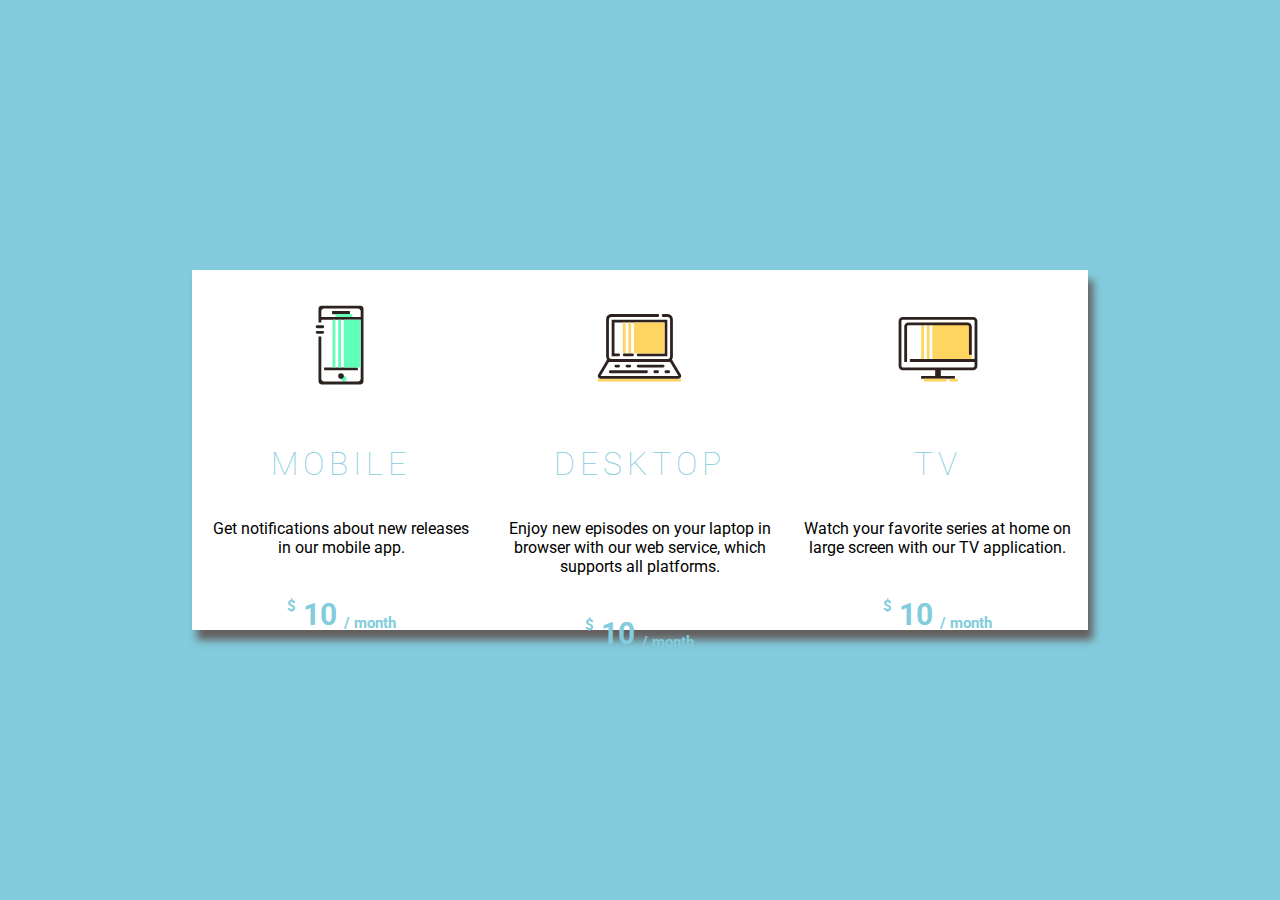
<file: 1/assets/index.html>
<!DOCTYPE html>
<html lang="en">

<head>
  <meta charset="UTF-8">
  <meta name="viewport" content="width=device-width, initial-scale=1.0">
  <meta http-equiv="X-UA-Compatible" content="ie=edge">
  <title>Loop 1 - Step 1</title>
  <link href="https://fonts.googleapis.com/css?family=Roboto:400,500,700" rel="stylesheet">
  <link rel="stylesheet" href="./styles.css" />
</head>

<body>
  <div class="main">
    <div class="box">
      <img src="img/device.svg" />
      <h1>MOBILE</h2>
        <p>Get notifications about new releases in our mobile app.</p>
        <h2>
          <span class="dollar">$</span>
          10
          <span class="month">/ month</span>
        </h2>
    </div>

    <div class="box">
      <img src="img/laptop.svg" />
      <h1>DESKTOP</h2>
        <p>Enjoy new episodes on your laptop in browser with our web service, which supports all platforms.</p>
        <h2>
          <span class="dollar">$</span>
          10
          <span class="month">/ month</span>
        </h2>
    </div>

    <div class="box">
      <img src="img/monitor.svg" />
      <h1>TV</h2>
        <p>Watch your favorite series at home on large screen with our TV application.</p>
        <h2>
          <span class="dollar">$</span>
          10
          <span class="month">/ month</span>
        </h2>
    </div>
  </div>
</body>

</html>
</file>
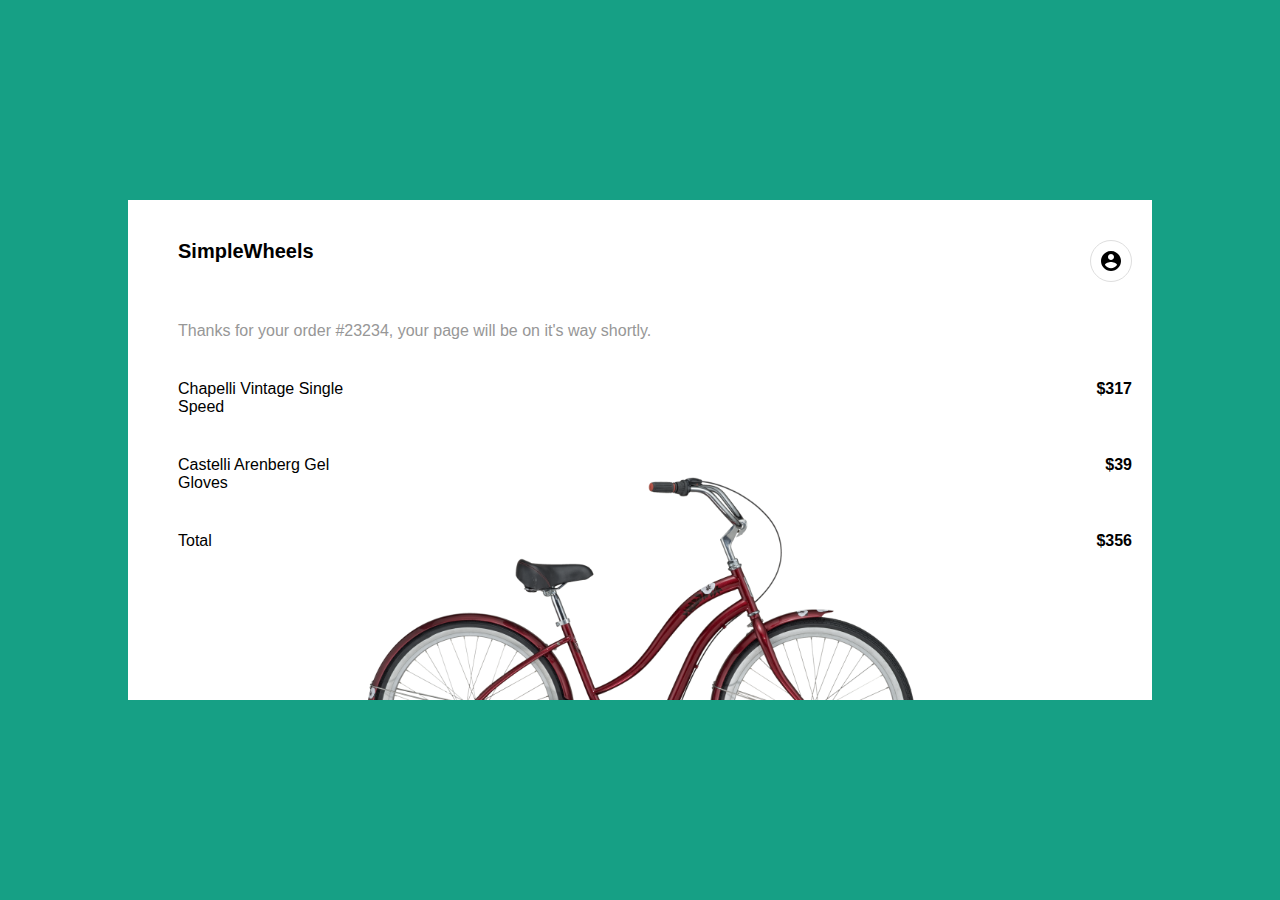
<file: 3/assets/index.html>
<!DOCTYPE html>
<html lang="en">

<head>
  <meta charset="UTF-8">
  <meta name="viewport" content="width=device-width, initial-scale=1.0">
  <meta http-equiv="X-UA-Compatible" content="ie=edge">
  <title>Loop 1 - Step 3</title>
  <link href="https://fonts.googleapis.com/css?family=Roboto:400,500,700" rel="stylesheet">
  <link rel="stylesheet" href="./styles.css" />
</head>

<body>
  <div class="card">
    <div class="card__content">

      <div class="card__item">
        <span class="card__title">SimpleWheels</span>
        <div class="card__account">
          <img class="account__icon" src="img/account.svg" /> </div>
      </div>
      <div class="card__item">
        <span class="card__description">Thanks for your order #23234, your page will be on it's way shortly.</span>
      </div>

      <div class="card__item">Chapelli Vintage Single Speed
        <span class="card__price">$317</span>
      </div>

      <div class="card__item">Castelli Arenberg Gel Gloves
        <span class="card__price">$39</span>
      </div>

      <div class="card__item">Total
        <span class="card__price">$356</span>
      </div>

    </div>
  </div>
</body>

</html>
</file>
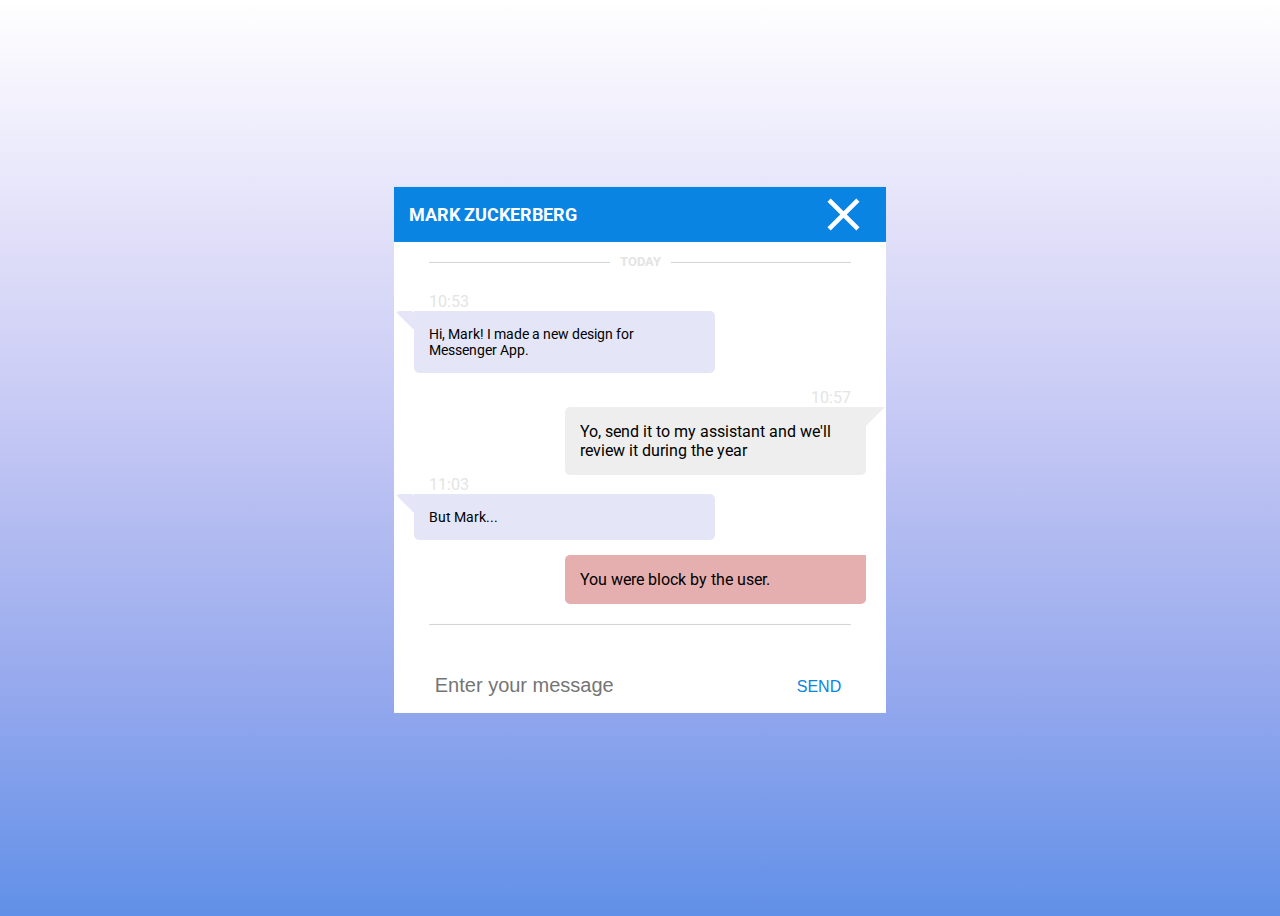
<file: 4/assets/index.html>
<!DOCTYPE html>
<html lang="en">

<head>
  <meta charset="UTF-8">
  <meta name="viewport" content="width=device-width, initial-scale=1.0">
  <meta http-equiv="X-UA-Compatible" content="ie=edge">
  <title>Loop 1 - Step 4</title>
  <link href="https://fonts.googleapis.com/css?family=Roboto:400,500,700" rel="stylesheet">
  <link rel="stylesheet" href="./styles.css" />
</head>

<body>
  <div class="card">
    <div class="top">
      <h3>Mark Zuckerberg</h3>
      <span class="close">
        <img src="img/close.svg" alt="" />
      </span>
    </div>
    <div class="box">
      <div class="day"><h5><span>Today</span></h4></div>
      <div class="time-left">10:53</div>
      <div class="msg-left">Hi, Mark! I made a new design for Messenger App.</div>
      <div class="time-right">10:57</div>
      <div class="msg-right">Yo, send it to my assistant and we'll review it during the year</div>
      <div class="time-left">11:03</div>
      <div class="msg-left">But Mark...</div>
      <div class="time-right"></div>
      <div class="error-right">You were block by the user.</div>
      <div class="day"><h6><span></span></h4></div>
    </div>
    <div class="text-box">
      <form>
        <input class="text" type="text" placeholder="Enter your message">
        <input class="submit" type="submit" value="SEND">
      </form>
    </div>
  </div>

</body>

</html>
</file>
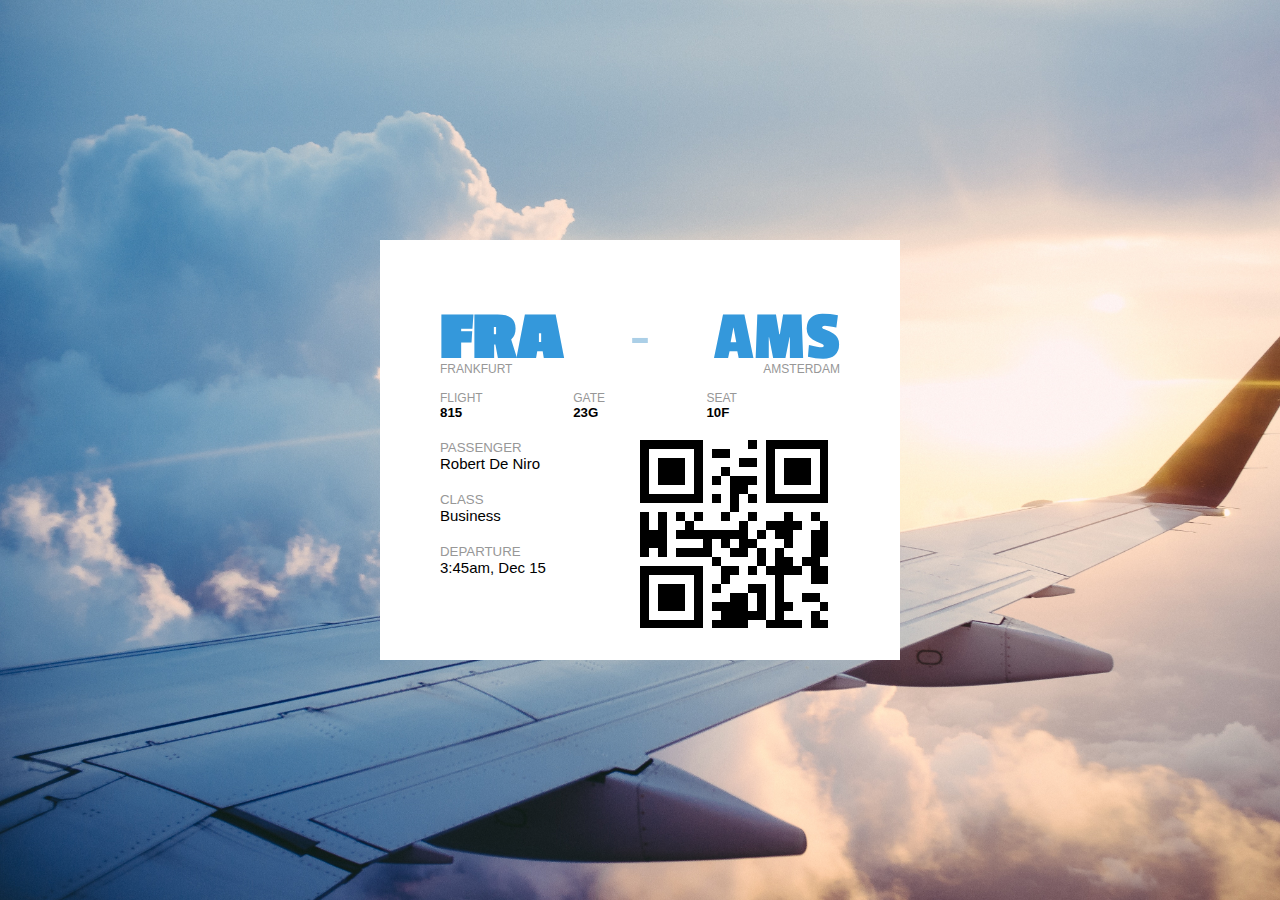
<file: 5/assets/index.html>
<!DOCTYPE html>
<html lang="en">
<head>
  <meta charset="UTF-8">
  <meta name="viewport" content="width=device-width, initial-scale=1.0">
  <meta http-equiv="X-UA-Compatible" content="ie=edge">
  <title>Loop 1 - Step 5</title>
  <link href="https://fonts.googleapis.com/css?family=Roboto:400,500,700" rel="stylesheet">
  <link href="https://fonts.googleapis.com/css?family=Prompt:900" rel="stylesheet">
  <link rel="stylesheet" href="./styles.css" />
</head>
<body>
  <div class="main">
    <div class="content">
      <div class="top">
      <div class="top-left">
        <h1 class="country">FRA</h1>
        <h3 class="city">Frankfurt</h3>
      </div>
      <div class="top-middle">
      <h1>-</h1>
      </div>
      </div>
      <div class="top-right">
      <h1 class="country">AMS</h1>
      <h3 class="city">Amsterdam</h3>
      </div>
      <div class="details">
      <div class="details-left">
        <h5 class="details-header">Flight</h5>
        <h5 class="details-text">815</h5>
      </div>
      <div class="details-middle">
        <h5 class="details-header">Gate</h5>
        <h5 class="details-text">23G</h5>
      </div>
      <div class="details-right">
        <h5 class="details-header">Seat</h5>
        <h5 class="details-text">10F</h5>
      </div>
      </div>
      <div class="info">
        <div class="text">
        <h5 class="passenger">Passenger</h5>
        <h3 class="passenger-text">Robert De Niro</h3>
        <h5 class="class">Class</h5>
        <h3 class="class-text">Business</h3>
        <h5 class="departure">Departure</h5>
        <h3 class="departure-text">3:45am, Dec 15</h3>
        </div>
        <div class="qr"><img src="img/qr.svg"></div>
      </div>
    </div>
  </div>
</body>
</html>
</file>
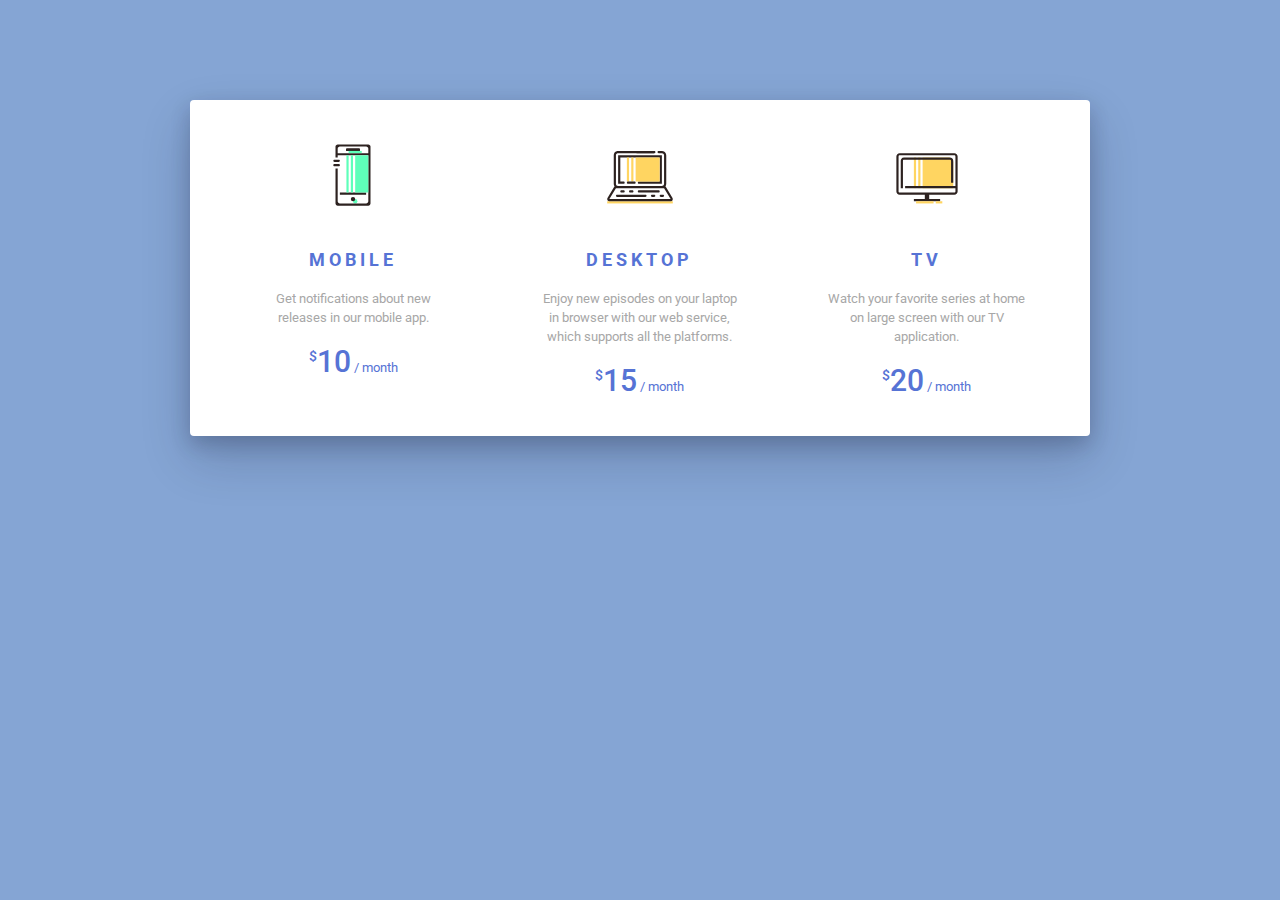
<file: 1/Solution/source/index.html>
<!DOCTYPE html>
<html lang="en">
<head>
  <meta charset="UTF-8">
  <meta name="viewport" content="width=device-width, initial-scale=1.0">
  <meta http-equiv="X-UA-Compatible" content="ie=edge">
  <title>Loop 1 - Step 1</title>
  <link href="https://fonts.googleapis.com/css?family=Roboto:400,500,700" rel="stylesheet">
  <link rel="stylesheet" href="./styles.css" />
</head>
<body>
  <!--
    Hints:

    1.
    You can notice opening and closing comments between the columns in the code.
    They are used in order to remove offsets between inline-block elements.
    That happens cause they are partly inline, so browser parses them as words in a sentence
    and adding a new line in the code counts as a space symbol for browser.
    Thus we are removing such spaces using comments.

    2.
    Columns contents have different texts and icons but their code is the same for all 3 the cases.
    That makes these contents reusable in any context.
    Whether it's wrapped in a column or used in any other way - it keeps its structure the same.
  -->

  <div class="root">
    <div class="card">
      <a href="#" class="item">
        <img class="item__image" src="./img/device.svg" />
        <h2 class="item__title">
          Mobile
        </h2>
        <p class="item__text">
          Get notifications about new releases in our mobile app.
        </p>
        <div class="item__price">
          <span class="item__value"><sup class="item__currency">$</sup>10</span>
          / month
        </div>
      </a><!--
      --><a href="#" class="item">
        <img class="item__image" src="./img/laptop.svg" />
        <h2 class="item__title">
          Desktop
        </h2>
        <p class="item__text">
          Enjoy new episodes on your laptop in browser with our web service, which supports all the platforms.
        </p>
        <div class="item__price">
          <span class="item__value"><sup class="item__currency">$</sup>15</span>
          / month
        </div>
      </a><!--
      --><a href="#" class="item">
        <img class="item__image" src="./img/monitor.svg" />
        <h2 class="item__title">
          TV
        </h2>
        <p class="item__text">
          Watch your favorite series at home on large screen with our TV application.
        </p>
        <div class="item__price">
          <span class="item__value"><sup class="item__currency">$</sup>20</span>
          / month
        </div>
      </a>
    </div>
  </div>
</body>
</html>
</file>
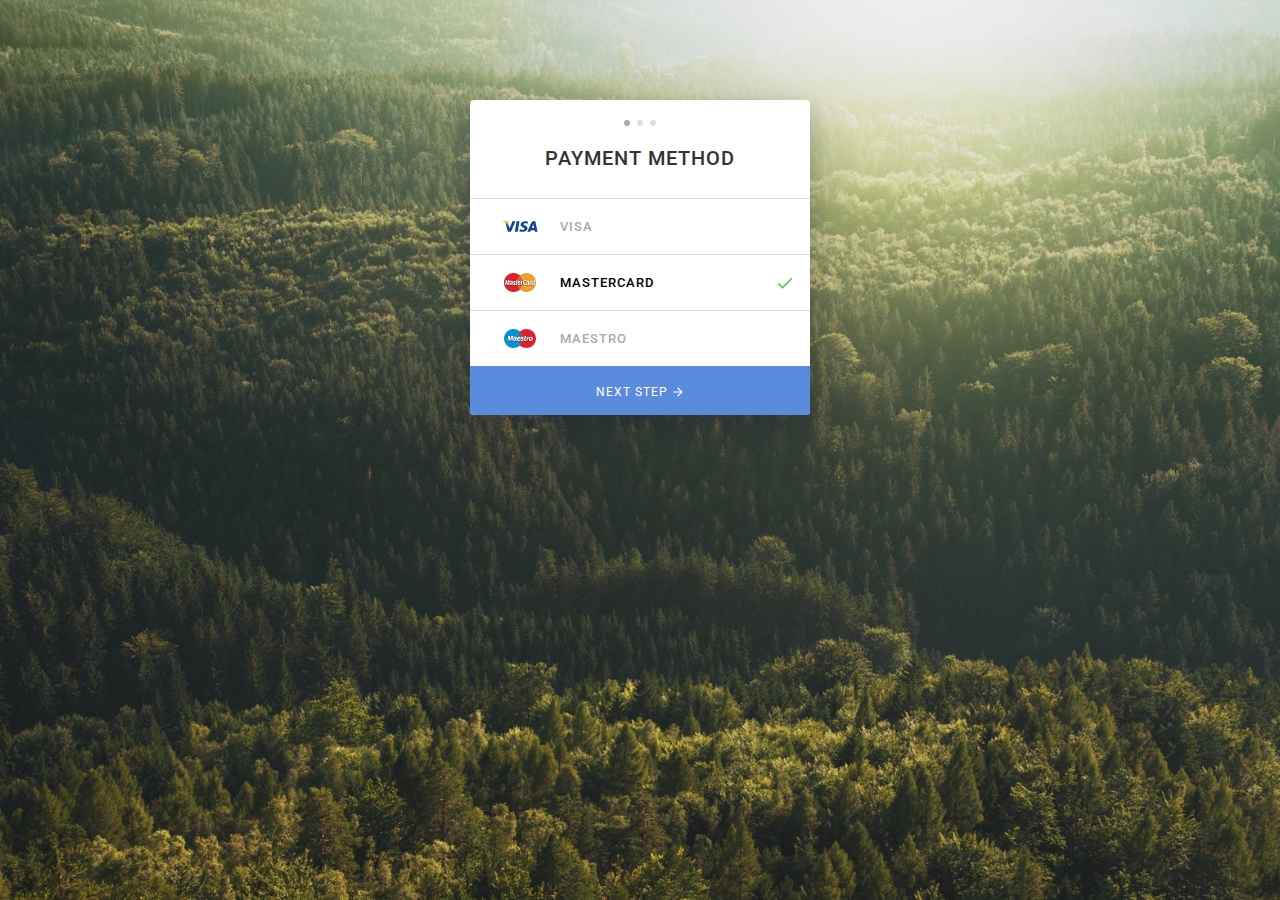
<file: 2/solution/source/index.html>
<!DOCTYPE html>
<html lang="en">
<head>
  <meta charset="UTF-8">
  <meta name="viewport" content="width=device-width, initial-scale=1.0">
  <meta http-equiv="X-UA-Compatible" content="ie=edge">
  <title>Loop 1 - Step 2</title>
  <link href="https://fonts.googleapis.com/css?family=Roboto:400,500,700" rel="stylesheet">
  <link rel="stylesheet" href="./styles.css" />
</head>
<body>
  <!--
    Hints:

    1.
    You can find classes like dots__item dots__item_active in the code.
    This css naming method is called BEM and you can easily find some information
    about it in the Google.
    _active part means we are modifying the original class by changing current
    or adding some new styles to the element.
    It is used to prevent copy-pasting the same code over and over again as default
    styles for element are applied by the dots__item class.

    2.
    Flex is used for options__item in order to prevent the code break when option
    contains more text.
    You cannot be sure that there won't be a longer name at some point in the future.
    Even if design has only 1-word names for now.
  -->

  <div class="root">
    <div class="card">
      <div class="card__top">
        <div class="dots card__dots">
          <div class="dots__item dots__item_active"></div>
          <div class="dots__item"></div>
          <div class="dots__item"></div>
        </div>

        <div class="card__title">
          Payment Method
        </div>
      </div>

      <div class="options">
        <div class="options__item">
          <img src="./img/visa.svg" alt="" class="options__icon" />
          <span class="options__text">Visa</span>
        </div>
        <div class="options__item options__item_active">
          <img src="./img/mastercard.svg" alt="" class="options__icon" />
          <span class="options__text">Mastercard</span>
        </div>
        <div class="options__item">
          <img src="./img/maestro.svg" alt="" class="options__icon" />
          <span class="options__text">Maestro</span>
        </div>
      </div>

      <a class="button" href="#action">
        <span class="button__text">
          Next Step
        </span>
        <img class="button__icon" src="./img/arrow.svg" />
      </a>
    </div>
  </div>
</body>
</html>
</file>
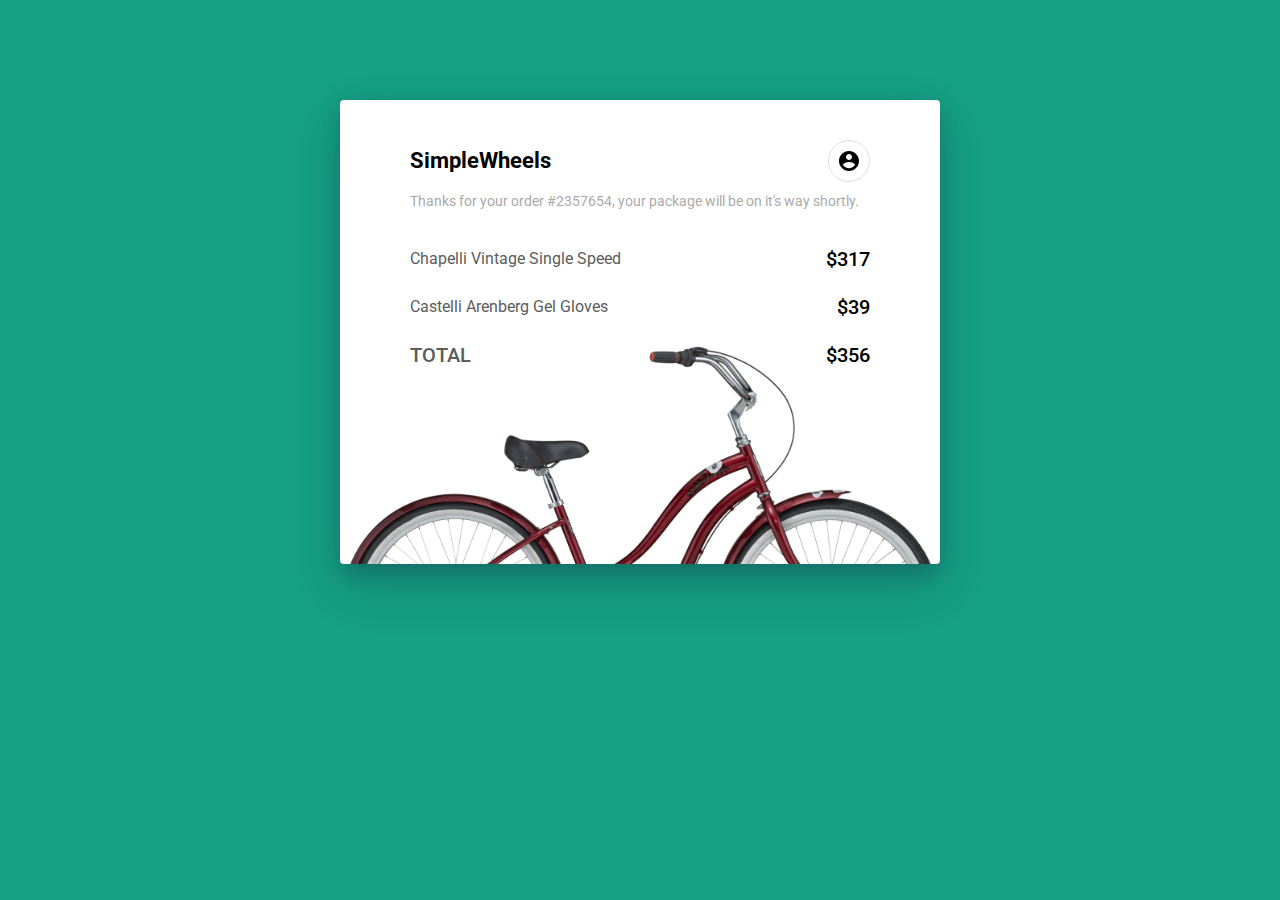
<file: 3/solution/source/index.html>
<!DOCTYPE html>
<html lang="en">
<head>
  <meta charset="UTF-8">
  <meta name="viewport" content="width=device-width, initial-scale=1.0">
  <meta http-equiv="X-UA-Compatible" content="ie=edge">
  <title>Loop 1 - Step 3</title>
  <link href="https://fonts.googleapis.com/css?family=Roboto:400,500,700" rel="stylesheet">
  <link rel="stylesheet" href="./styles.css" />
</head>
<body>
  <!--
    Hints:

    1.
    Hover animation for the icon uses box-shadow instead of border with opacity
    as it doesn't move the element when its value is changed, so we don't have to move it back manually.

    2.
    Absolute positioning the image of the bicycle as a separate block should help you maintain the code in the future.
    The code will be more likely to break after adding new content if it is rendered using background for the whole card.

  -->

  <div class="root">
    <div class="card">
      <div class="card__inner">
        <div class="card__top">
          <div class="card__title">
            SimpleWheels
          </div>
          <a href="#account" class="card__account">
            <img src="./img/account.svg" alt="" class="card__account-icon" />
          </a>
        </div>
        <div class="card__subtitle">
          Thanks for your order #2357654, your package will be on it's way shortly.
        </div>

        <div class="order card__order">
          <div class="order__item">
            <div class="order__name">
              Chapelli Vintage Single Speed
            </div>
            <div class="order__price">
              $317
            </div>
          </div>
          <div class="order__item">
            <div class="order__name">
              Castelli Arenberg Gel Gloves
            </div>
            <div class="order__price">
              $39
            </div>
          </div>
          <div class="order__item order__item_total">
            <div class="order__name">
              Total
            </div>
            <div class="order__price">
              $356
            </div>
          </div>
        </div>
      </div>  

      <div class="card__background"></div>
    </div>
  </div>
</body>
</html>
</file>
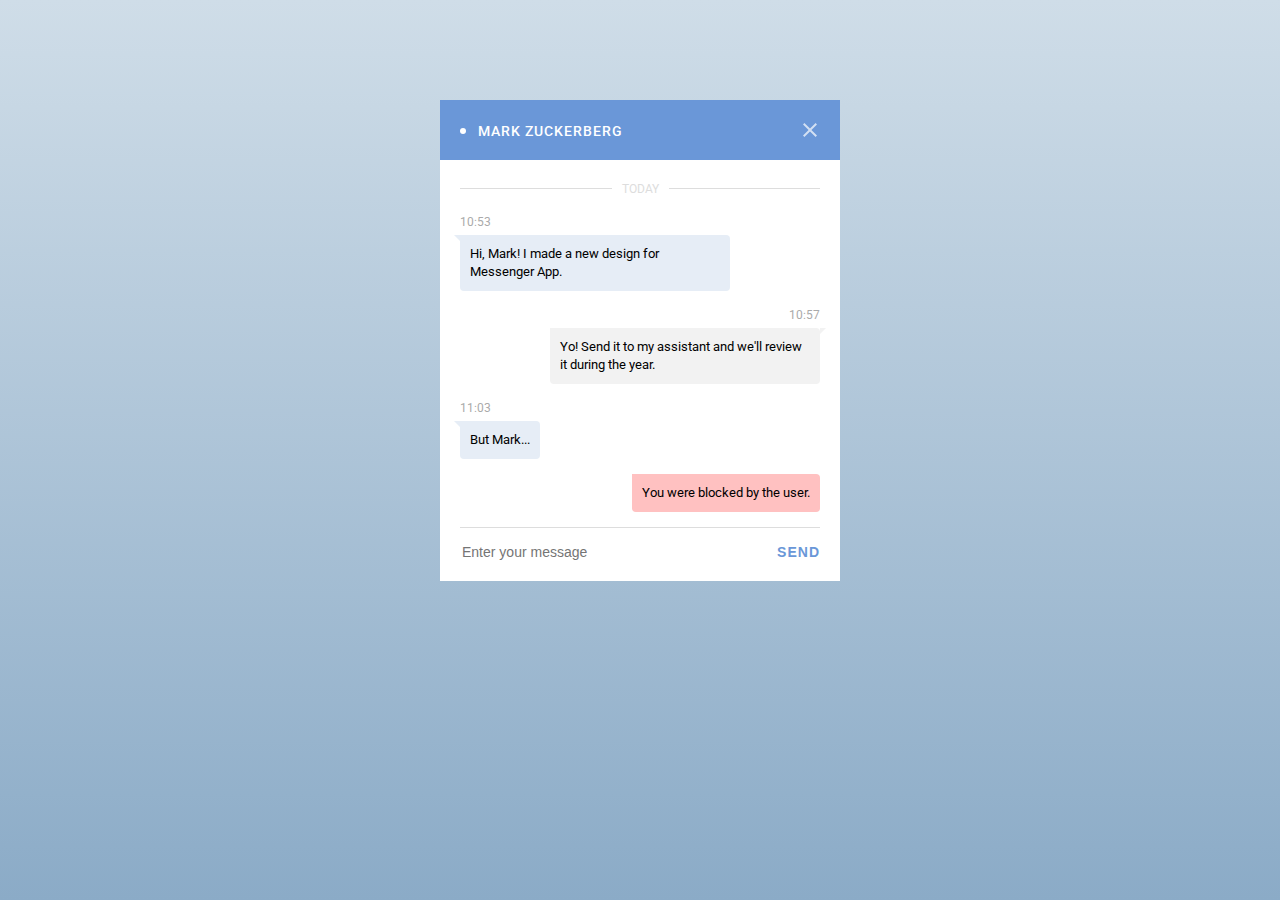
<file: 4/solution/source 2/index.html>
<!DOCTYPE html>
<html lang="en">
<head>
  <meta charset="UTF-8">
  <meta name="viewport" content="width=device-width, initial-scale=1.0">
  <meta http-equiv="X-UA-Compatible" content="ie=edge">
  <title>Loop 1 - Step 4</title>
  <link href="https://fonts.googleapis.com/css?family=Roboto:400,500,700" rel="stylesheet">
  <link rel="stylesheet" href="./styles.css" />
</head>
<body>
  <!--
    Hints:

    1.
    We have the perfect example of reusing same blocks of code here with different states.
    Messages html is the same for all the cases and adding just 1 class to the message changes its
    visual appearance with no need to copy-paste the css.

    2.
    Wrapping your inputs and buttons with form is a best practice.
    It lets user submit it not just by pressing the button with mouse
    but in other native ways as well, like by pressing Enter.

  -->

  <div class="root">
    <div class="chat">
      <div class="chat__header">
        <div class="chat__title">
          <span class="chat__name">
            Mark Zuckerberg
          </span>
        </div>

        <button class="chat__close"></button>
      </div>

      <div class="chat__window">
        <div class="chat__separator">
          <div class="chat__date">
            Today
          </div>
        </div>

        <div class="message chat__message">
          <div class="message__time">
            10:53
          </div>
          <div class="message__content">
            Hi, Mark! I made a new design for Messenger App.
          </div>
        </div>

        <div class="message message_response chat__message">
          <div class="message__time">
            10:57
          </div>
          <div class="message__content">
            Yo! Send it to my assistant and we'll review it during the year.
          </div>
        </div>

        <div class="message chat__message">
          <div class="message__time">
            11:03
          </div>
          <div class="message__content">
            But Mark...
          </div>
        </div>

        <div class="message message_error message_response chat__message">
          <div class="message__content">
            You were blocked by the user.
          </div>
        </div>

        <form class="chat__bottom" action="#">
          <input type="text" class="chat__input" placeholder="Enter your message" />
          <button class="chat__submit">Send</button>
        </form>
      </div>
    </div>
  </div>
</body>
</html>
</file>
<file: 1/assets/styles.css>
body {
    margin:0;
    padding:0;
    background-color: #82ccdd;
    font-family: Roboto;
}

.main {
    margin:auto;
    padding:0;
    background-color: #FFFFFF;
    box-shadow: 5px 10px 8px #645e5e;
    position: absolute;
    left:50%;
    top:50%;
    width:70%;
    height:40%;
    transform: translate(-50%, -50%);
}

.box {
    width:33.3%;
    height:100%;
    float:left;
    text-align: center;
    transition: background-color 0.5s ease-in;
}

.box img {
    padding:30px;
    width:30%;
}

.box p {
    padding:5%;
}

.box:hover {
    background: #e7e2e2;
}


.dollar {
    vertical-align: top;
    font-size: 15px;
}

.month {
    vertical-align: bottom;
    font-size:15px;
}

h1 {
    color:#82ccdd;
    letter-spacing: 5px;
    font-weight: 100;
}

h2 {
    font-size: 30px;
    color:#82ccdd;
}
</file>
<file: 3/assets/styles.css>
body {
  background-color: #16a085;
  font-family: Arial, Helvetica, sans-serif;
}

.card {
  background-position-y: 220px;
  background-position-x: center;
  background-image: url(img/bicycle.png);
  background-repeat: no-repeat;
  background-color: #fff;
  background-size: 550px 400px;
  left: 50%;
  top: 50%;
  transform: translate(-50%, -50%);
  position: absolute;
  height: 500px;
  width: 80%;
}

.account > * {
  display: flex;
  flex-direction: row;
  justify-content: flex-end;
  font-weight: 700;
  width: 100%;
}

.card__account {
  display: flex;
  align-items: flex-end;
  justify-content: flex-end;
  text-decoration: none;
  border-radius: 50%;
  padding: 8px;
  border: 1px solid #dedede;
  position: relative;
  margin-right: 20px;
  transition: box-shadow 0.5s ease-in;
}

.card__account:hover {
    box-shadow: 0 0 0 8px rgba(0, 0, 0, 0.05);
    cursor: pointer;
    
  }

.card__item {
  display: flex;
  flex-direction: row;
  justify-content: flex-start;
  padding-top: 40px;
  padding-left: 50px;
}

.card__title {
  font-size: 20px;
  font-weight: 700;
  width: 100%;
}

.card__item > * {
  vertical-align: middle;
}

.card__description {
  color: #979797;
}

.card__price {
  display: flex;
  flex-direction: row;
  justify-content: flex-end;
  font-weight: 700;
  width: 100%;
  padding-right: 20px;
}
</file>
<file: 4/assets/styles.css>
@import url("https://fonts.googleapis.com/css?family=Roboto");

body {
  height: 100vh;
  background-image: linear-gradient(
    to bottom,
    #ffffff,
    #e2e0f9,
    #bfc4f3,
    #96a9ed,
    #6190e8
  );
  font-family: "Roboto", sans-serif;
}

.card {
  background-color: #ffffff;
  transform: translate(-50%, -50%);
  top: 50%;
  left: 50%;
  position: absolute;
}

.top {
  background-color: #0984e3;
  color: #fff;
  display: flex;
  flex-direction: row;
  padding-left: 15px;
  font-size: 15px;
  font-family: "Roboto", sans-serif;
  text-transform: uppercase;
}

h3 {
  width: 100%;
}

.close {
  display: flex;
  flex-direction: row;
  justify-content: flex-end;
  width: 100%;
  padding-right: 15px;
}

.box {
    padding-left:20px;
    padding-right:20px;
}

.day {
  height: 50px;
  display: flex;
  flex-direction: row;
  align-items: center;
  justify-content: center;
  text-transform: uppercase;
  font-family: "Roboto", sans-serif;
  color:rgb(228, 228, 228);
  padding-left:15px;
  padding-right:15px;
}

.time-left {
    color:rgb(228, 228, 228);
    padding-left:15px;
}

.time-right {
    display:flex;
    flex-direction: row;
    justify-content: flex-end;
    padding-right:15px;
    padding-top:15px;
    color:rgb(228, 228, 228);
    padding-left:15px;   
}

h5 {
  width: 100%;
  text-align: center;
  border-bottom: 1px solid rgb(212, 212, 212);
  line-height: 0.1em;
  margin: 10px 0 20px;
}

h6 {
    width: 100%;
    text-align: center;
    border-top: 1px solid rgb(212, 212, 212);
    line-height: 0.1em;
    margin: 10px 0 20px;
  }

h5 span {
    background:#FFF;
    padding:0 10px;
}

.msg-left {
    background-color:#e4e6f8;
    font-size: 14px;
    padding:15px;
    width:60%;
    position: relative;
    border-radius:0 5px 5px 5px;
    
}

.msg-left:before {
    content: "";
    width: 0px;
    height: 0px;
    position: absolute;
    border-left: 10px solid transparent;
    border-right: 10px solid #e4e6f8;
    border-top: 10px solid #e4e6f8;
    border-bottom: 10px solid transparent;
    border-radius:5px;
    left: -19px;
    top: 0px;
}

.msg-right {
    background-color: #eeeeee;
    margin-left:auto;
    padding:15px;
    width: 60%;
    position: relative;
    border-radius:5px 0px 5px 5px;
}

.msg-right:before {
    content: "";
  width: 0px;
  height: 0px;
  position: absolute;
  border-left: 10px solid #eeeeee;
  border-right: 10px solid transparent;
  border-top: 10px solid #eeeeee;
  border-bottom: 10px solid transparent;
  right: -19px;
  top: 0px;
}

.error-right {
    background-color: #e6afaf;
    margin-left:auto;
    padding:15px;
    width: 60%;
    position: relative;
    border-radius:5px 0px 5px 5px;
}

.error-right:before {
    content: "";
  width: 0px;
  height: 0px;
  position: absolute;
  
  /*border-left: 10px solid #eeeeee;
  border-right: 10px solid transparent;
  border-top: 10px solid #eeeeee;
  border-bottom: 10px solid transparent;
  right: -19px;
  top: 0px;*/
}

.text-box {
    display:flex;
    flex-direction: row;
    align-items: center;
    justify-content: center;
    padding-bottom:15px;
}


input.text {
    border:none;
    padding-top:20px;
    width:350px;
    font-size:20px;
    outline: none;
}

input.submit {
    border:0;
    background:none;
    text-align: center;
    outline:none;
    color:#0984e3;
    font-size: 16px;
    transition: 0.25s;
    cursor: pointer;
}
</file>
<file: 5/assets/styles.css>
@import url('https://fonts.googleapis.com/css?family=Passion+One:900');

body {
    margin:0;
    padding:0;
}

.main {
    margin:0;
    padding:0;
    background:url(img/background.jpg) no-repeat;
    background-size: cover;
    height:100vh;
}

.content {
    background:#FFFFFF;
    width:400px;
    height:300px;
    top:50%;
    left:50%;
    position: absolute;
    transform: translate(-50%,-50%);
    padding:60px;
}

.top-left {
    float:left;
    width:40%;
}

.top-left  h1 {
    font-weight:900;
}


h1, h3, h5, h6 {
    margin:0;
}

.top-middle {
    float: left;
    width:20%;
    text-align: center;
    font-size:30px;
    color:#abcfe7
}

.top-right {
    float: left;
    width:40%;
    text-align:right;
}

.country {
    color:#3498db;
    font-family: 'Passion One', cursive;
    font-size:70px;
    margin:0;
    padding:0;
}

.city {
    color:#979797;
    font-weight:200;
    text-transform: uppercase;
    font-size:12px;
    font-family: Verdana, Geneva, Tahoma, sans-serif;
    top:-15px;
    position: relative;

}

.details-left {
    float:left;
    width:33.3%;
    text-align: left;    
}

.details-middle {
    float:left;
    width:33.3%;
    text-align: left;    
}

.details-right {
    float:left;
    width:33.3%;
    text-align: left;    
}

.details-header {
    font-family: Verdana, Geneva, Tahoma, sans-serif;
    color: #979797;
    font-weight:200;
    text-transform: uppercase;
    font-size:12px;
}

.details-text {
    font-family: Verdana, Geneva, Tahoma, sans-serif;
}

.text {
    float:left;
    width:50%;
}

.passenger {
    font-family: Verdana, Geneva, Tahoma, sans-serif;
    text-transform: uppercase;
    font-weight: 200;
    color:#979797;
    padding-top:20px;
}

.passenger-text {
    font-family: Verdana, Geneva, Tahoma, sans-serif;
    font-weight:200;
    font-size:15px;
}

.class {
    font-family: Verdana, Geneva, Tahoma, sans-serif;
    text-transform: uppercase;
    font-weight: 200;
    color:#979797;
    padding-top:20px;
}

.class-text {
    font-family: Verdana, Geneva, Tahoma, sans-serif;
    font-weight:200;
    font-size:15px;
}

.departure {
    font-family: Verdana, Geneva, Tahoma, sans-serif;
    text-transform: uppercase;
    font-weight: 200;
    color:#979797;
    padding-top:20px;
}

.departure-text {
    font-family: Verdana, Geneva, Tahoma, sans-serif;
    font-weight:200;
    font-size:15px;
}

.qr img{
    padding-top:20px;
}
</file>
<file: 1/Solution/source/styles.css>
body {
  margin: 0;
  padding: 0;
  background: #85A5D4;
  font-family: Roboto, sans-serif;
  font-size: 13px;
  line-height: 19px;
}

.root {
  width: 900px;
  margin: 100px auto;
}

.card {
  border-radius: 4px;
  background: #fff;
  padding: 20px;
  box-shadow: 0 22px 50px rgba(14,21,47, .2), 0 8px 20px rgba(14,21,47, .2);
}

.item {
  display: inline-block;
  vertical-align: top;
  width: 33.33%;
  padding: 20px 40px;
  text-align: center;
  box-sizing: border-box;
  text-decoration: none;
  color: #5673D5;
  border-radius: 4px;
  transition: background 0.15s ease-in-out;
}

.item:hover {
  background: #f6f6f6;
}

.item__image {
  width: 70px;
  margin-bottom: 20px;
}

.item__title {
  text-transform: uppercase;
  font-size: 18px;
  font-weight: 700;
  letter-spacing: 4px;
}

.item__text {
  margin: 20px 0;
  color: #A7A7A7;
}

.item__value {
  font-size: 30px;
  font-weight: 500;
}

.item__currency {
  font-size: 14px;
}
</file>
<file: 2/solution/source/styles.css>
html {
  min-height: 100%;
}

body {
  margin: 0;
  padding: 0;
  background: #2f2f2f url('./img/background.jpg') 50%;
  background-size: cover;
  font-family: Roboto, sans-serif;
  font-size: 13px;
  line-height: 19px;
  color: #333;
  min-height: 100%;
}

.root {
  width: 340px;
  margin: 100px auto;
}

.card {
  border-radius: 4px;
  background: #fff;
  box-shadow: 0 22px 50px rgba(14,21,47, .2), 0 8px 20px rgba(14,21,47, .2);
  overflow: hidden;
}

.card__top {
  padding: 20px 20px 30px;
  text-align: center;
}

.card__dots {
  margin-bottom: 10px;
}

.card__title {
  text-transform: uppercase;
  font-size: 20px;
  font-weight: 500;
  letter-spacing: 1px;
}

.dots__item {
  width: 6px;
  height: 6px;
  border-radius: 50%;
  background: #dedede;
  display: inline-block;
  vertical-align: top;
  margin: 0 2px;
}

.dots__item_active {
  background: #aaa;
}

.options {
  border-top: 1px solid #dedede;
}

.options__item {
  border-bottom: 1px solid #dedede;
  padding: 15px 45px 15px 30px;
  cursor: pointer;
  transition: background 0.15s ease-in-out;
  position: relative;
  display: flex;
  align-items: center;
}

.options__item_active .options__text {
  color: #000;
}

.options__item_active::after {
  content: '';
  position: absolute;
  right: 15px;
  top: 50%;
  margin-top: -10px;
  background: url('./img/check.svg');
  width: 20px;
  height: 20px;
  background-size: contain;
}

.options__item:last-child {
  border-bottom: 0;
}

.options__item:hover {
  background: #f1f1f1;
}

.options__icon {
  width: 40px;
  margin-right: 20px;
}

.options__text {
  text-transform: uppercase;
  font-weight: 500;
  letter-spacing: 1px;
  color: #aaa;
  flex-grow: 1;
}

.button {
  background: #5A8BDD;
  color: #fff;
  display: block;
  text-decoration: none;
  text-align: center;
  padding: 15px;
  transition: background 0.15s ease-in-out;
  position: relative;
}

.button:hover {
  background: #558EF3;
}

.button:active {
  top: 1px;
}

.button__text {
  text-transform: uppercase;
  font-size: 12px;
  line-height: 16px;
  letter-spacing: 1px;
  display: inline-block;
  vertical-align: middle;
}

.button__icon {
  height: 14px;
  display: inline-block;
  vertical-align: middle;
}
</file>
<file: 3/solution/source/styles.css>
body {
  margin: 0;
  padding: 0;
  font-family: Roboto, sans-serif;
  background: #16a085;
  font-size: 16px;
  line-height: 18px;
}

.root {
  width: 600px;
  margin: 100px auto;
}

.card {
  border-radius: 4px;
  padding: 40px 70px 200px;
  box-shadow: 0 22px 50px rgba(14,21,47, .2), 0 8px 20px rgba(14,21,47, .2);
  background: #fff;
  position: relative;
}

.card__inner {
  position: relative;
  z-index: 2;
}

.card__background {
  background: url('./img/bicycle.png') no-repeat 50% 0;
  background-size: cover;
  position: absolute;
  bottom: 0;
  left: 0;
  right: 0;
  height: 280px;
}

.card__top {
  display: flex;
  align-items: center;
}

.card__title {
  flex-grow: 1;
  font-size: 22px;
  font-weight: 700;
}

.card__account {
  text-decoration: none;
  transition: box-shadow 0.2s ease-in;
  border-radius: 50%;
  padding: 8px;
  border: 1px solid #dedede;
  position: relative;
}

.card__account:hover {
  box-shadow: 0 0 0 4px rgba(0, 0, 0, 0.05);
}

.card__account:active {
  top: 1px;
}

.card__account-icon {
  display: block;
}

.card__subtitle {
  margin-top: 10px;
  font-size: 14px;
  color: #aaa;
}

.card__order {
  margin-top: 40px;
}

.order__item {
  display: flex;
  padding-bottom: 30px;
}

.order__item:last-child {
  padding: 0;
}

.order__name {
  flex-grow: 1;
  color: #5c5c5c;
}

.order__price,
.order__item_total .order__name {
  font-size: 20px;
  font-weight: 500;
}

.order__item_total .order__name {
  text-transform: uppercase;
}
</file>
<file: 4/solution/source 2/styles.css>
html {
  min-height: 100%;
}

body {
  margin: 0;
  padding: 0;
  font-family: Roboto, sans-serif;
  font-size: 16px;
  line-height: 18px;
  background: linear-gradient(to bottom, #cfdde8 0%,#8babc7 100%) no-repeat;
  min-height: 100%;
}

.root {
  width: 400px;
  margin: 100px auto;
}

.chat {
  background: #fff;
}

.chat__header {
  background: #6A97D8;
  padding: 20px;
  color: #fff;
  display: flex;
  align-items: center;
}

.chat__title {
  flex-grow: 1;
  text-transform: uppercase;
  letter-spacing: 1px;
  font-weight: 500;
  font-size: 14px;
}

.chat__title::before {
  content: '';
  width: 6px;
  height: 6px;
  display: inline-block;
  margin-right: 8px;
  border-radius: 50%;
  background: #fff;
  vertical-align: middle;
}

.chat__name {
  display: inline-block;
  vertical-align: middle;
}

.chat__close {
  background: none;
  border: 0;
  background: url('./img/close.svg') 50%;
  width: 20px;
  height: 20px;
  cursor: pointer;
  opacity: 0.7;
  transition: opacity 0.15s ease-in-out;
  padding: 0;
}

.chat__close:hover {
  opacity: 1;
}

.chat__window {
  padding: 20px;
}

.chat__separator {
  text-align: center;
  position: relative;
}

.chat__separator::before,
.chat__separator::after {
    content: '';
    position: absolute;
    width: 50%;
    border-top: 1px solid #ddd;
    top: 50%;
    margin-top: -1px;
}

.chat__separator::before {
  right: 50%;
}

.chat__separator::after {
  left: 50%;
}

.chat__date {
  background: #fff;
  text-transform: uppercase;
  font-size: 12px;
  color: #ddd;
  position: relative;
  z-index: 2;
  display: inline-block;
  vertical-align: top;
  padding: 0 10px;
}

.chat__message {
  margin-top: 15px;
}

.chat__bottom {
  margin-top: 15px;
  border-top: 1px solid #ddd;
  padding-top: 15px;
  display: flex;
  align-items: center;
}

.chat__input {
  border: 0;
  background: none;
  outline: 0;
  flex-grow: 1;
  font-size: 14px;
}

.chat__submit {
  margin-left: 10px;
  background: none;
  border: 0;
  padding: 0;
  outline: 0;
  text-transform: uppercase;
  letter-spacing: 1px;
  color: #6A97D8;
  font-weight: 700;
  font-size: 14px;
  cursor: pointer;
}

.message__time {
  font-size: 12px;
  color: #aaa;
  margin-bottom: 4px;
}

.message__content {
  padding: 10px;
  background: #E6EDF6;
  border-radius: 0 4px 4px 4px;
  max-width: 250px;
  position: relative;
  display: inline-block;
  vertical-align: top;
  font-size: 13px;
}

.message__content::before {
  content: '';
  position: absolute;
  width: 0;
  height: 0;
  border: 3px solid transparent;
  border-top-color: #E6EDF6;
  border-right-color: #E6EDF6;
  left: -6px;
  top: 0;
}

.message_response {
  text-align: right;
}

.message_response .message__content {
  background-color: #F2F2F2;
  text-align: left;
}

.message_response .message__content::before {
  border-right-color: transparent;
  border-left-color: #F2F2F2;
  border-top-color: #F2F2F2;
  left: auto;
  right: -6px;
}

.message_error .message__content {
  background: #ffc1c1;
}

.message_error .message__content::before {
  content: none;
}
</file>
